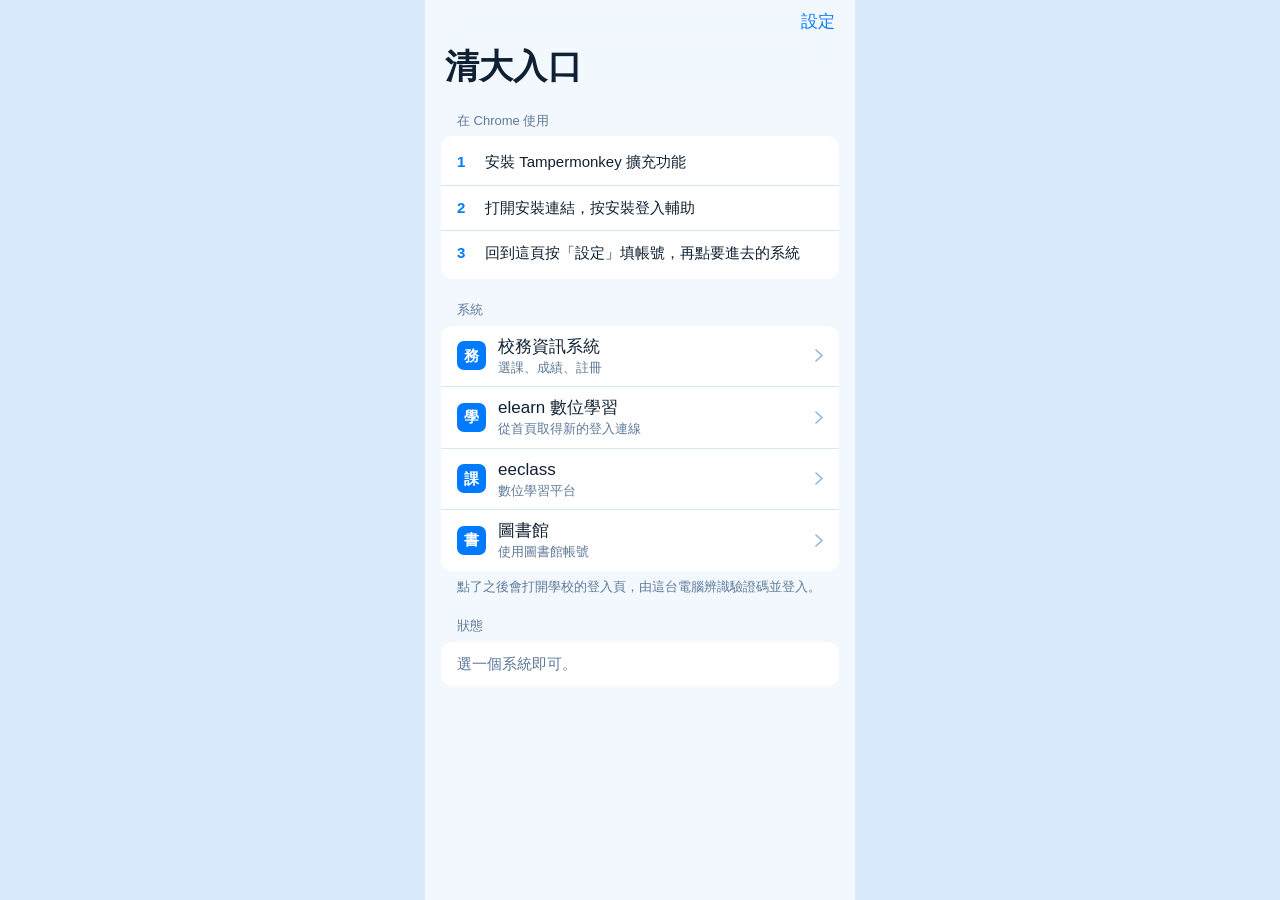
<file: docs/index.html>
<!DOCTYPE html>
<html lang="zh-Hant">
<head>
  <meta charset="utf-8">
  <meta name="viewport" content="width=device-width, initial-scale=1, viewport-fit=cover">
  <meta name="theme-color" content="#F3F8FE">
  <meta name="apple-mobile-web-app-title" content="清大入口">
  <link rel="apple-touch-icon" href="apple-touch-icon.png">
  <title>清大入口</title>
  <link rel="stylesheet" href="style.css">
</head>
<body>
  <div class="app">
    <header class="nav">
      <div class="nav-bar">
        <button id="settings" type="button" aria-expanded="false" aria-controls="settings-panel">設定</button>
      </div>
      <h1>清大入口</h1>
    </header>

    <main>
      <section id="setup" hidden>
      <h2 class="group-label" id="setup-title">在 Chrome 使用</h2>
      <div class="group setup" id="setup-steps"></div>
      </section>
      <p id="helper-state" class="footnote" hidden>登入輔助已啟用。帳密只留在這個瀏覽器。</p>
      <p id="home-screen" class="footnote" hidden>加到主畫面：點下方分享鈕，選「加入主畫面」。若看到「以網頁 App 開啟」，請把它關掉，圖示才會用 Safari 打開，登入輔助才填得到帳號。</p>

      <div id="settings-panel" hidden>
        <h2 class="group-label" id="school-title">校務帳號 <span id="saved-school" class="saved">尚未儲存</span></h2>
        <section class="group" aria-labelledby="school-title">
          <label class="field">
            <span>帳號</span>
            <input id="account" name="account" type="text" autocomplete="section-school username" maxlength="42" spellcheck="false" placeholder="學號或員工編號">
          </label>
          <label class="field">
            <span>密碼</span>
            <span class="password-row">
              <input id="password" name="password" type="password" autocomplete="section-school current-password" maxlength="64" placeholder="必填">
              <button id="toggle-school" type="button">顯示</button>
            </span>
          </label>
          <button id="clear-school" type="button" class="field action">清除校務帳密</button>
        </section>
        <p class="footnote">給校務資訊系統、elearn、eeclass。</p>

        <h2 class="group-label" id="library-title">圖書館帳號 <span id="saved-library" class="saved">尚未儲存</span></h2>
        <section class="group" aria-labelledby="library-title">
          <label class="field">
            <span>帳號</span>
            <input id="library-account" name="library-account" type="text" autocomplete="section-library username" maxlength="42" spellcheck="false" placeholder="圖書館帳號">
          </label>
          <label class="field">
            <span>密碼</span>
            <span class="password-row">
              <input id="library-password" name="library-password" type="password" autocomplete="section-library current-password" maxlength="64" placeholder="必填">
              <button id="toggle-library" type="button">顯示</button>
            </span>
          </label>
          <button id="clear-library" type="button" class="field action">清除圖書館帳密</button>
        </section>
        <p class="footnote">只給圖書館。</p>
      </div>

      <h2 class="group-label">系統</h2>
      <section class="group portals" aria-label="選擇系統">
        <a class="portal" data-portal="ccxp" href="https://www.ccxp.nthu.edu.tw/ccxp/INQUIRE/">
          <span class="mark">務</span>
          <span class="meta"><strong>校務資訊系統</strong><small>選課、成績、註冊</small></span>
          <svg class="chevron" viewBox="0 0 8 13" aria-hidden="true"><path d="M1 1l6 5.5L1 12" fill="none" stroke="currentColor" stroke-width="1.6" stroke-linecap="round" stroke-linejoin="round"/></svg>
        </a>
        <a class="portal" data-portal="elearn" href="https://elearn.nthu.edu.tw/">
          <span class="mark">學</span>
          <span class="meta"><strong>elearn 數位學習</strong><small>從首頁取得新的登入連線</small></span>
          <svg class="chevron" viewBox="0 0 8 13" aria-hidden="true"><path d="M1 1l6 5.5L1 12" fill="none" stroke="currentColor" stroke-width="1.6" stroke-linecap="round" stroke-linejoin="round"/></svg>
        </a>
        <a class="portal" data-portal="eeclass" href="https://eeclass.nthu.edu.tw/">
          <span class="mark">課</span>
          <span class="meta"><strong>eeclass</strong><small>數位學習平台</small></span>
          <svg class="chevron" viewBox="0 0 8 13" aria-hidden="true"><path d="M1 1l6 5.5L1 12" fill="none" stroke="currentColor" stroke-width="1.6" stroke-linecap="round" stroke-linejoin="round"/></svg>
        </a>
        <a class="portal" data-portal="library" href="https://idm.nthu.ust.edu.tw/sso/886UST_NTHU/oidc/login/?next=/openid/886UST_NTHU/authorize/%3Fclient_id%3D227897%26response_type%3Dcode%26redirect_uri%3Dhttps%3A//libsms.lib.nthu.edu.tw/openidcallback.aspx%26state%3DRWD%26scope%3Dopenid">
          <span class="mark">書</span>
          <span class="meta"><strong>圖書館</strong><small>使用圖書館帳號</small></span>
          <svg class="chevron" viewBox="0 0 8 13" aria-hidden="true"><path d="M1 1l6 5.5L1 12" fill="none" stroke="currentColor" stroke-width="1.6" stroke-linecap="round" stroke-linejoin="round"/></svg>
        </a>
      </section>
      <p id="portal-note" class="footnote">點了之後會打開學校的登入頁。手機請自己輸入驗證碼，電腦會自動辨識。</p>

      <h2 class="group-label">狀態</h2>
      <section class="group status-card" aria-live="polite">
        <p id="status" class="status">選一個系統即可。</p>
      </section>
    </main>
  </div>
  <script src="app.js"></script>
</body>
</html>
</file>
<file: docs/style.css>
:root {
  --blue: #007aff;
  --blue-press: #0064d1;
  --ink: #102033;
  --secondary: #5e7a99;
  --line: #d7e6f5;
  --canvas: #f3f8fe;
  --sheet: #ffffff;
  --page: #d7e9fa;
  color-scheme: light;
}

* { box-sizing: border-box; }

html, body { margin: 0; }

body {
  min-height: 100vh;
  background: var(--page);
  color: var(--ink);
  font: 17px/1.35 -apple-system, BlinkMacSystemFont, "SF Pro Text", "PingFang TC", "Microsoft JhengHei", sans-serif;
  -webkit-font-smoothing: antialiased;
}

button, input { font: inherit; }

button {
  cursor: pointer;
  -webkit-tap-highlight-color: transparent;
}

.app {
  width: min(430px, 100%);
  min-height: 100vh;
  margin: 0 auto;
  background: var(--canvas);
}

.nav {
  position: sticky;
  top: 0;
  z-index: 2;
  padding: env(safe-area-inset-top) 20px 0;
  background: rgba(243, 248, 254, 0.86);
  backdrop-filter: saturate(180%) blur(20px);
  -webkit-backdrop-filter: saturate(180%) blur(20px);
}

.nav-bar {
  display: flex;
  justify-content: flex-end;
  align-items: center;
  height: 44px;
}

#settings {
  border: 0;
  background: transparent;
  color: var(--blue);
  font-size: 17px;
  padding: 8px 0;
}

#settings:active { color: var(--blue-press); }

h1 {
  margin: 0 0 8px;
  font-size: 34px;
  font-weight: 700;
  letter-spacing: 0.2px;
}

main {
  padding: 0 16px calc(28px + env(safe-area-inset-bottom));
}

.group-label {
  display: flex;
  justify-content: space-between;
  align-items: baseline;
  gap: 12px;
  margin: 22px 16px 7px;
  color: var(--secondary);
  font-size: 13px;
  font-weight: 400;
}

.footnote {
  margin: 7px 16px 0;
  color: var(--secondary);
  font-size: 13px;
}

.group {
  background: var(--sheet);
  border-radius: 12px;
  overflow: hidden;
}

.field, .portal {
  display: flex;
  align-items: center;
  width: 100%;
  min-height: 44px;
  padding: 8px 16px;
  border: 0;
  border-bottom: 0.5px solid var(--line);
  background: var(--sheet);
  color: var(--ink);
  text-align: left;
}

.group > :last-child { border-bottom: 0; }

.field > span:first-child {
  width: 3.2em;
  flex: none;
  color: var(--ink);
}

.field input {
  width: 100%;
  margin: 0;
  padding: 0;
  border: 0;
  border-radius: 0;
  background: transparent;
  color: var(--ink);
  outline: none;
}

.field input::placeholder { color: #9bb3cb; }

.password-row {
  display: flex;
  align-items: center;
  flex: 1;
  gap: 8px;
  min-width: 0;
}

.password-row input { margin: 0; }

.password-row button, .action {
  border: 0;
  background: transparent;
  color: var(--blue);
}

.password-row button {
  flex: none;
  padding: 8px 0 8px 8px;
}

.action {
  justify-content: flex-start;
  font-size: 17px;
}

a.portal { text-decoration: none; }
.portal { gap: 12px; padding-top: 10px; padding-bottom: 10px; }

.portal:active { background: #eaf3fc; }

.portal:disabled { opacity: 0.55; }

.mark {
  display: grid;
  place-items: center;
  width: 29px;
  height: 29px;
  flex: none;
  border-radius: 7px;
  background: var(--blue);
  color: #fff;
  font-size: 15px;
  font-weight: 600;
}

.meta {
  display: flex;
  flex-direction: column;
  flex: 1;
  min-width: 0;
}

.meta strong {
  font-size: 17px;
  font-weight: 400;
}

.meta small {
  color: var(--secondary);
  font-size: 13px;
}

.chevron {
  width: 8px;
  height: 13px;
  flex: none;
  color: #8fb4e0;
}

.saved { color: var(--secondary); }

.saved.on { color: var(--blue); }

.status-card { padding: 12px 16px; }

.status {
  margin: 0;
  color: var(--secondary);
  font-size: 15px;
}

.status.ok, .status.warn { color: var(--blue); }

.status.bad { color: #ff3b30; }

#log {
  margin: 8px 0 0;
  padding-left: 18px;
  color: var(--secondary);
  font-size: 13px;
}

#log:empty { display: none; }

.setup { padding: 4px 0; }

.step {
  display: flex;
  gap: 10px;
  margin: 0;
  padding: 12px 16px;
  border-bottom: 0.5px solid var(--line);
  color: var(--ink);
  font-size: 15px;
  text-decoration: none;
}

.step span {
  flex: none;
  width: 1.2em;
  color: var(--blue);
  font-weight: 600;
}

@media (max-width: 430px) {
  body { background: var(--canvas); }
}
</file>
